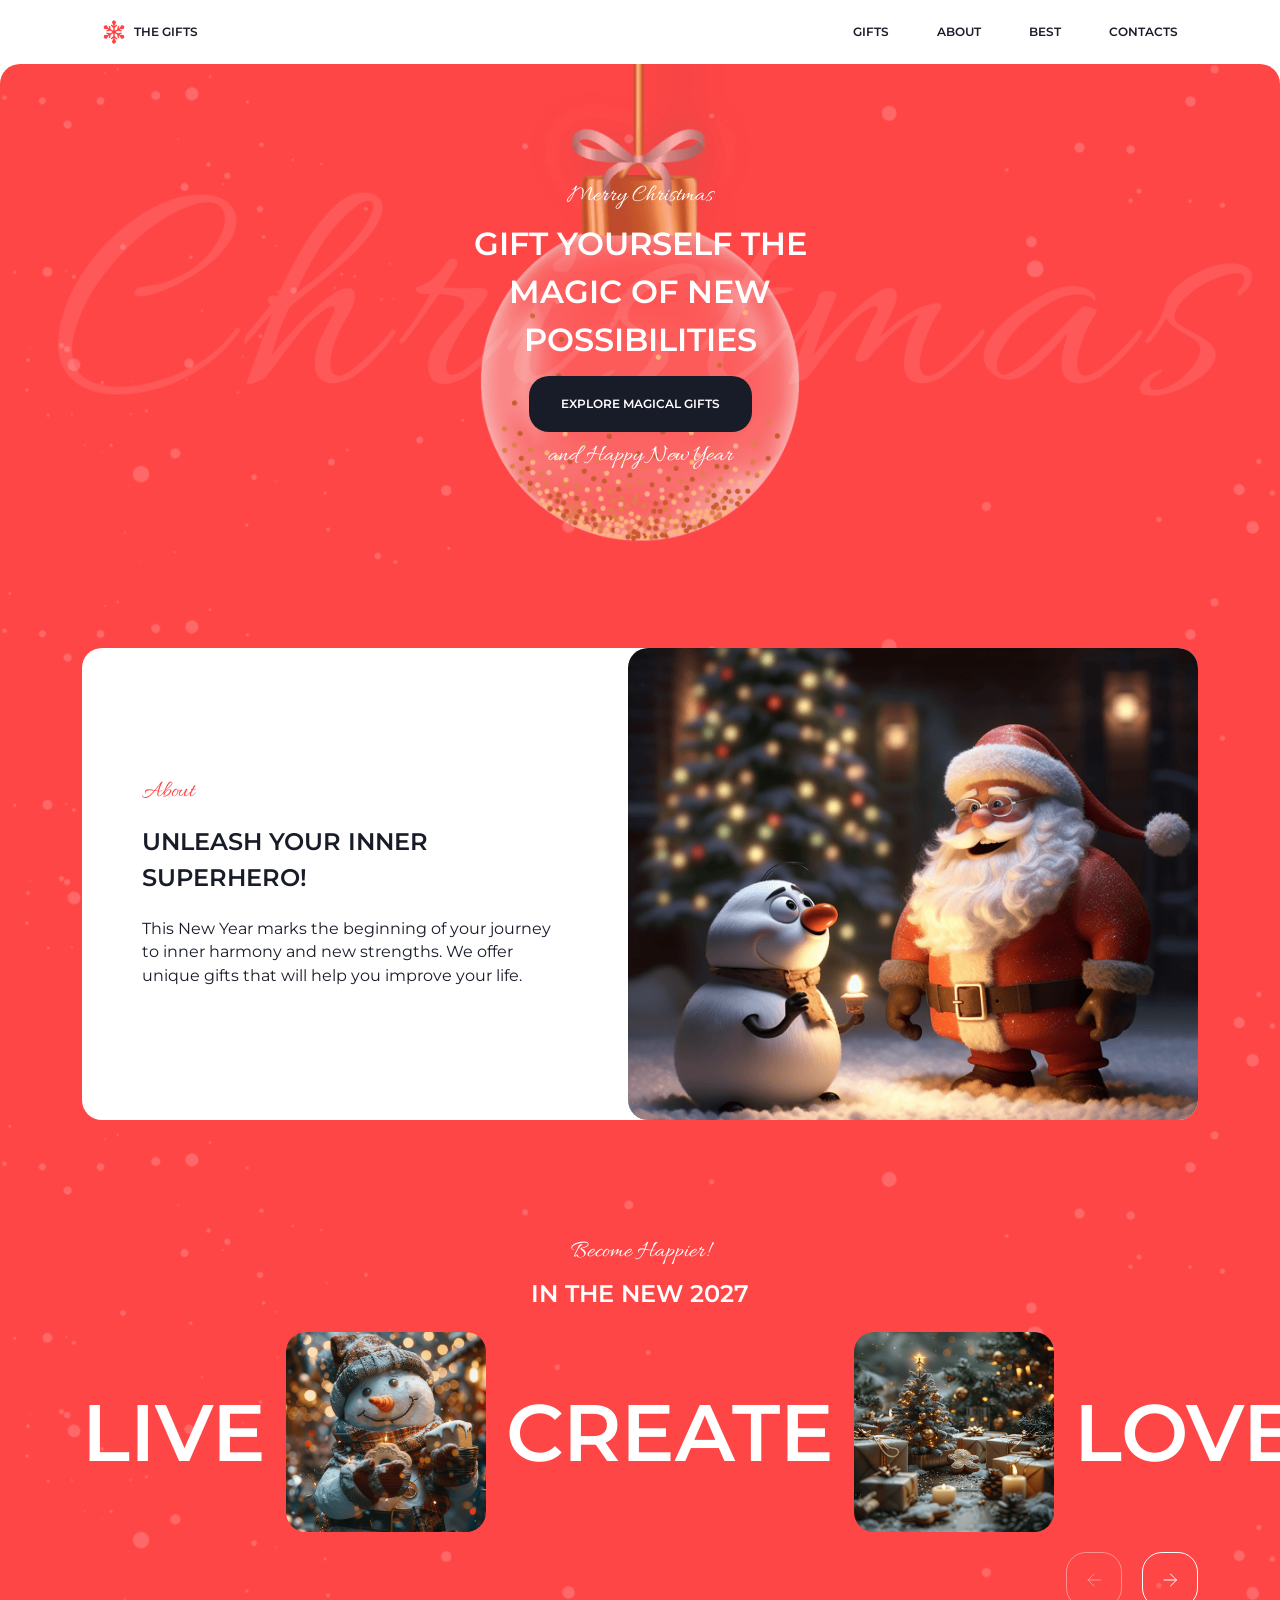
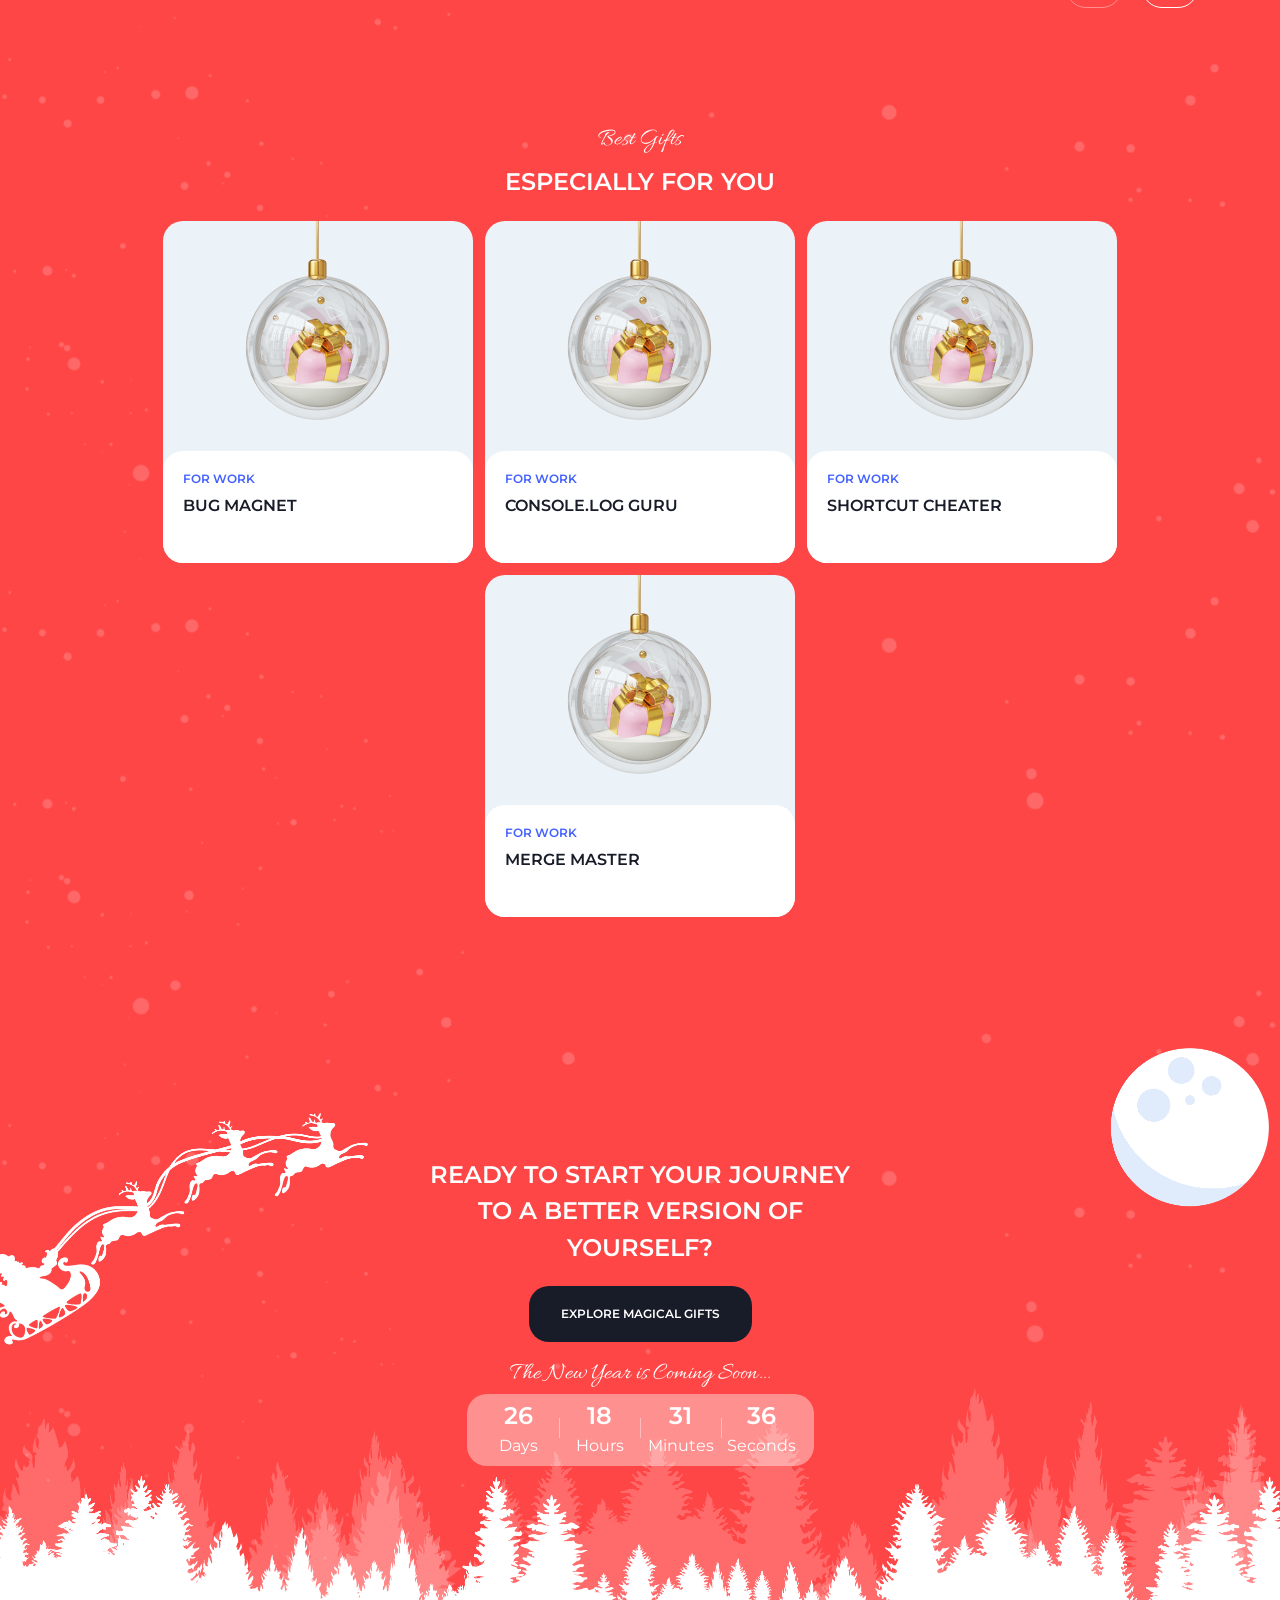
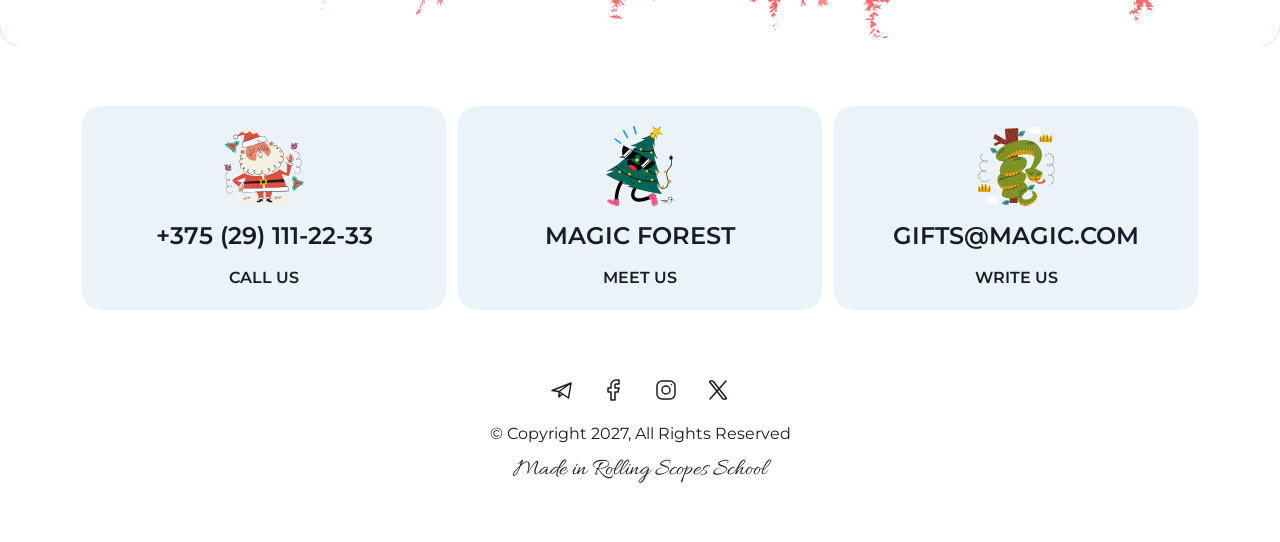
<file: index.html>
<!DOCTYPE html>
<html lang="en">

<head>
  <meta charset="UTF-8">
  <meta name="viewport" content="width=device-width, initial-scale=1.0">
  <meta name="description" content="This is the christmas shop">

  <link rel="icon" href="./images/Logo.svg" type="image/svg+xml" sizes="24x24">

  <link rel="stylesheet" href="./styles/main.css">

  <title>Christmas Shop</title>
</head>

<body class="page">

  <header class="site-header page-max-width">
    <a class="logo flex-center" href="./">
      <svg width="24" height="24" viewBox="0 0 24 24" fill="none" xmlns="http://www.w3.org/2000/svg">
        <path
          d="M18.2942 14.8224L17.4727 14.3481L19.674 13.7583L19.3102 12.4006L15.7512 13.3542L14.0725 12.385C14.0957 12.26 14.1084 12.1315 14.1084 12C14.1084 11.8684 14.0957 11.7398 14.0725 11.6149L15.7512 10.6457L19.3102 11.5994L19.674 10.2416L17.4727 9.65177L18.2942 9.17747L21.8194 8.96588L22.3385 6.03095L19.5373 5.01305L17.5914 7.96016L16.7699 8.43446L17.3598 6.23317L16.002 5.86939L15.0484 9.42842L13.3688 10.3982C13.1741 10.2315 12.949 10.0997 12.7028 10.0124V8.0742L15.3082 5.46879L14.3143 4.47488L12.7028 6.08633V5.13772L14.2773 1.98876L12 0L9.72272 1.98886L11.2972 5.13782V6.08642L9.68571 4.47497L8.69179 5.46889L11.2972 8.0743V10.0125C11.051 10.0998 10.8259 10.2316 10.6312 10.3983L8.95155 9.42852L7.99793 5.86949L6.6402 6.23326L7.23004 8.43456L6.40855 7.96025L4.46271 5.01314L1.6615 6.03104L2.18059 8.96597L5.70579 9.17757L6.52728 9.65187L4.32599 10.2417L4.68981 11.5994L8.24884 10.6458L9.92747 11.615C9.90433 11.74 9.89158 11.8685 9.89158 12C9.89158 12.1316 9.90428 12.2602 9.92747 12.3851L8.24884 13.3543L4.68981 12.4006L4.32599 13.7584L6.52728 14.3482L5.70579 14.8225L2.18059 15.034L1.6615 17.969L4.46276 18.9869L6.4086 16.0397L7.23014 15.5654L6.64029 17.7667L7.99803 18.1306L8.95165 14.5715L10.6313 13.6018C10.826 13.7684 11.0511 13.9003 11.2972 13.9875V15.9258L8.69189 18.5311L9.6858 19.525L11.2973 17.9135V18.8621L9.72282 22.0111L12.0001 24L14.2774 22.0111L12.7029 18.8621V17.9135L14.3144 19.525L15.3083 18.5311L12.703 15.9258V13.9875C12.9491 13.9003 13.1742 13.7684 13.3689 13.6018L15.0486 14.5715L16.0022 18.1306L17.3599 17.7667L16.7701 15.5654L17.5916 16.0397L19.5375 18.9869L22.3387 17.969L21.8196 15.034L18.2942 14.8224Z"
          fill="#FF4646" />
      </svg>
      <h2 class="action-small"> the gifts </h2>
    </a>

    <nav class="flex-center">
      <ul class="header-nav flex-center action-small">
        <li><a class="header-nav-item" href="./pages/gifts.html">gifts</a></li>
        <li><a class="header-nav-item" href="./about">about</a></li>
        <li><a class="header-nav-item" href="./best">best</a></li>
        <li><a class="header-nav-item" href="./contacts">contacts</a></li>
      </ul>
    </nav>

    <svg class="burger-icon" width="40" height="40" viewBox="0 0 40 40" fill="none" xmlns="http://www.w3.org/2000/svg">
      <path d="M10 16H30" stroke="#181C29" stroke-linecap="round" stroke-linejoin="round" />
      <path d="M10 24H30" stroke="#181C29" stroke-linecap="round" stroke-linejoin="round" />
    </svg>

    <div class="burger-wrapper burger-closed">
      <nav class="burger-menu action-large">
        <a class="burger-menu-item" href="./pages/gifts.html">gifts</a>
        <a class="burger-menu-item" href="./about">about</a>
        <a class="burger-menu-item" href="./best">best</a>
        <a class="burger-menu-item" href="./contacts">contacts</a>
      </nav>
    </div>
  </header>


  <main class="page-wrapper flex-center">
    <div class="page-max-width page-content-container">
      <section class="hero-section flex-center">
        <div class="section-container white">
          <div class="flex-column max-width-430 gap-12">
            <p class="caption">Merry Christmas</p>
            <h1>Gift yourself the magic of new possibilities</h1>
            <a href="./pages/gifts.html" class="gifts-button action-small">Explore Magical Gifts</a>
            <p class="caption">and Happy New Year</p>
          </div>
        </div>
      </section>

      <section class="about-section">
        <div class="section-container">
          <div class="content-container">
            <div class="content-container-text text-left">
              <p class="caption primary">About</p>
              <h2>Unleash your inner superhero!</h2>
              <p>
                This New Year marks the beginning of your journey
                to inner harmony and new strengths. We offer
                unique gifts that will help you improve your life.
              </p>
            </div>
            <div class="image-container">
              <img src="./images/santa.png" alt="Santa Claus Image">
            </div>
          </div>
        </div>
      </section>

      <section class="slider-section">
        <div class="section-container">
          <header class="section-header gap-12 white">
            <p class="caption">Become Happier!</p>
            <h2>in the new 2027</h2>
          </header>
          <div class="slider-container white">
            <div class="slider-element">
              <span class="slider-text">live</span>
              <div class="image-container">
                <img src="./images/slider/snowman.png" alt="Snowman">
              </div>
            </div>
            <div class="slider-element">
              <span class="slider-text">create</span>
              <div class="image-container">
                <img src="./images/slider/christmas-trees.png" alt="Christmas Trees">
              </div>
            </div>
            <div class="slider-element">
              <span class="slider-text">love</span>
              <div class="image-container">
                <img src="./images/slider/christmas-tree-ball.png" alt="Christmas Tree Ball">
              </div>
            </div>
            <div class="slider-element">
              <span class="slider-text">dream</span>
              <div class="image-container">
                <img src="./images/slider/fairytale-house.png" alt="Fairy Tale House">
              </div>
            </div>
          </div>

          <div class="slider-controls white">
            <button class="slider-button slider-prev non-active">
              <svg width="24" height="24" viewBox="0 0 24 24" fill="none" xmlns="http://www.w3.org/2000/svg">
                <path d="M18.5 12H6M12 18L6 12L12 6" stroke="white" stroke-linecap="round" stroke-linejoin="round" />
              </svg>
            </button>

            <button class="slider-button slider-next">
              <svg width="24" height="24" viewBox="0 0 24 24" fill="none" xmlns="http://www.w3.org/2000/svg">
                <path d="M6 12H18.5M12.5 18L18.5 12L12.5 6" stroke="white" stroke-linecap="round"
                  stroke-linejoin="round" />
              </svg>
            </button>
          </div>
        </div>
      </section>

      <section class="best-gifts-section">
        <div class="section-container">
          <header class="section-header gap-12 white">
            <p class="caption">Best Gifts</p>
            <h2>especially for you</h2>
          </header>

          <div class="card-container gap-12 text-left">
          </div>
        </div>
      </section>

      <section class="cta-section flex-center">
        <div class="section-container white">
          <div class="flex-column max-width-430 gap-20">
            <h2>Ready to start your journey to a better version of yourself?</h2>
            <a href="./pages/gifts" class="gifts-button action-small">Explore Magical Gifts</a>

            <div class="timer-container">
              <p class="caption">The New Year is Coming Soon...</p>

              <time class="timer" datetime="47d 5h 34m 12s">
                <div class="timer-element">
                  <div class="timer-text">
                    <h2>47</h2>
                    <p class="heading-4">Days</p>
                  </div>
                </div>

                <div class="timer-element">
                  <div class="timer-text">
                    <h2>5</h2>
                    <p class="heading-4">Hours</p>
                  </div>
                </div>

                <div class="timer-element">
                  <div class="timer-text">
                    <h2>34</h2>
                    <p class="heading-4">Minutes</p>
                  </div>
                </div>

                <div class="timer-element">
                  <div class="timer-text">
                    <h2>12</h2>
                    <p class="heading-4">Seconds</p>
                  </div>
                </div>
              </time>
            </div>
          </div>
        </div>
      </section>
    </div>
  </main>

  <footer class="site-footer page-max-width">
    <div class="section-container">
      <nav class="nav-container">
        <ul class="footer-nav gap-12">
          <li class="nav-item-container">
            <a class="nav-item" href="tel:+375291112233">
              <div class="image-container">
                <img src="./images/footer_icons/santa-claus.svg" alt="Santa icon">
              </div>

              <p class="action-large text-hover">+375 (29) 111-22-33</p>
              <h3 class="text-hover">Call Us</h3>
            </a>
          </li>

          <li class="nav-item-container">
            <a class="nav-item" href="https://maps.app.goo.gl/f4bbJm4NXirY9v3dA">
              <div class="image-container">
                <img src="./images/footer_icons/christmas-tree.svg" alt="Christmas tree icon">
              </div>

              <p class="action-large text-hover">Magic forest</p>
              <h3 class="text-hover">Meet Us</h3>
            </a>
          </li>

          <li class="nav-item-container">
            <a class="nav-item" href="mailto:gifts@magic.com">
              <div class="image-container">
                <img src="./images/footer_icons/snake.svg" alt="Snake icon">
              </div>

              <p class="action-large text-hover">gifts@magic.com</p>
              <h3 class="text-hover">Write Us</h3>
            </a>
          </li>
        </ul>
      </nav>

      <div class="footer-container gap-12">
        <address>
          <ul class="social-media flex-center gap-12">
            <li>
              <a class="social-media-item" href="https://telegram.org">
                <svg width="24" height="24" viewBox="0 0 24 24" fill="none" xmlns="http://www.w3.org/2000/svg">
                  <path d="M9 13.5L18.5 20L21 5L2 12.5L9 13.5ZM21 5L9 13.5M9 13.5V19L12.2488 15.7229" stroke="#181C29"
                    stroke-width="1.5" stroke-linecap="round" stroke-linejoin="round" />
                </svg>
              </a>
            </li>

            <li>
              <a class="social-media-item" href="https://facebook.com">
                <svg width="24" height="24" viewBox="0 0 24 24" fill="none" xmlns="http://www.w3.org/2000/svg">
                  <path
                    d="M17 2H14C12.6739 2 11.4021 2.52678 10.4645 3.46447C9.52678 4.40215 9 5.67392 9 7V10H6V14H9V22H13V14H16L17 10H13V7C13 6.73478 13.1054 6.48043 13.2929 6.29289C13.4804 6.10536 13.7348 6 14 6H17V2Z"
                    stroke="#181C29" stroke-width="1.5" stroke-linecap="round" stroke-linejoin="round" />
                </svg>
              </a>
            </li>

            <li>
              <a class="social-media-item" href="https://instagram.com">
                <svg width="24" height="24" viewBox="0 0 24 24" fill="none" xmlns="http://www.w3.org/2000/svg">
                  <path
                    d="M12 16C14.2091 16 16 14.2091 16 12C16 9.79086 14.2091 8 12 8C9.79086 8 8 9.79086 8 12C8 14.2091 9.79086 16 12 16Z"
                    stroke="#181C29" stroke-width="1.5" stroke-linecap="round" stroke-linejoin="round" />
                  <path
                    d="M3 16V8C3 5.23858 5.23858 3 8 3H16C18.7614 3 21 5.23858 21 8V16C21 18.7614 18.7614 21 16 21H8C5.23858 21 3 18.7614 3 16Z"
                    stroke="#181C29" stroke-width="1.5" />
                  <path d="M17.5 6.51L17.51 6.49889" stroke="#181C29" stroke-width="1.5" stroke-linecap="round"
                    stroke-linejoin="round" />
                </svg>
              </a>
            </li>

            <li>
              <a class="social-media-item" href="https://x.com">
                <svg width="24" height="24" viewBox="0 0 24 24" fill="none" xmlns="http://www.w3.org/2000/svg">
                  <path
                    d="M16.8198 20.7684L3.75317 3.96836C3.44664 3.57425 3.72749 3 4.22678 3H6.70655C6.8917 3 7.06649 3.08548 7.18016 3.23164L20.2468 20.0316C20.5534 20.4258 20.2725 21 19.7732 21H17.2935C17.1083 21 16.9335 20.9145 16.8198 20.7684Z"
                    stroke="#181C29" stroke-width="1.5" />
                  <path d="M20 3L4 21" stroke="#181C29" stroke-width="1.5" stroke-linecap="round" />
                </svg>
              </a>
            </li>
          </ul>
        </address>

        <p>© Copyright 2027, All Rights Reserved</p>
        <a class="caption school-link" href="https://rs.school/courses">Made in Rolling Scopes School</a>
      </div>
    </div>
  </footer>

  <dialog class="card-modal" data-card-type="">
    <svg class="modal-close" width="40" height="40" viewBox="0 0 40 40" fill="none" xmlns="http://www.w3.org/2000/svg">
      <path d="M30 10L10 30" stroke="#181C29" stroke-width="2" stroke-linecap="round" stroke-linejoin="round" />
      <path d="M10 10L30 30" stroke="#181C29" stroke-width="2" stroke-linecap="round" stroke-linejoin="round" />
    </svg>

    <div class="image-container">
    </div>

    <div class="modal-text-wrapper">
    </div>
  </dialog>

  <button class="top-button top-button-hidden">
    <svg width="24" height="24" viewBox="0 0 24 24" fill="none" xmlns="http://www.w3.org/2000/svg">
      <path d="M12 5V19" stroke="#FF4646" stroke-linecap="round" stroke-linejoin="round" />
      <path d="M18 11L12 5" stroke="#FF4646" stroke-linecap="round" stroke-linejoin="round" />
      <path d="M6 11L12 5" stroke="#FF4646" stroke-linecap="round" stroke-linejoin="round" />
    </svg>
  </button>

  <script type="module" src="./JS/globalVars.js"></script>
  <script src="./JS/burger.js"></script>
  <script src="./JS/Slider.js"></script>
  <script type="module" src="./JS/giftCardCreator.js"></script>
  <script src="./JS/timer.js"></script>
  <script type="module" src="./JS/giftModal.js"></script>
  <script src="./JS/scrollToTop.js"></script>
</body>

</html>
</file>
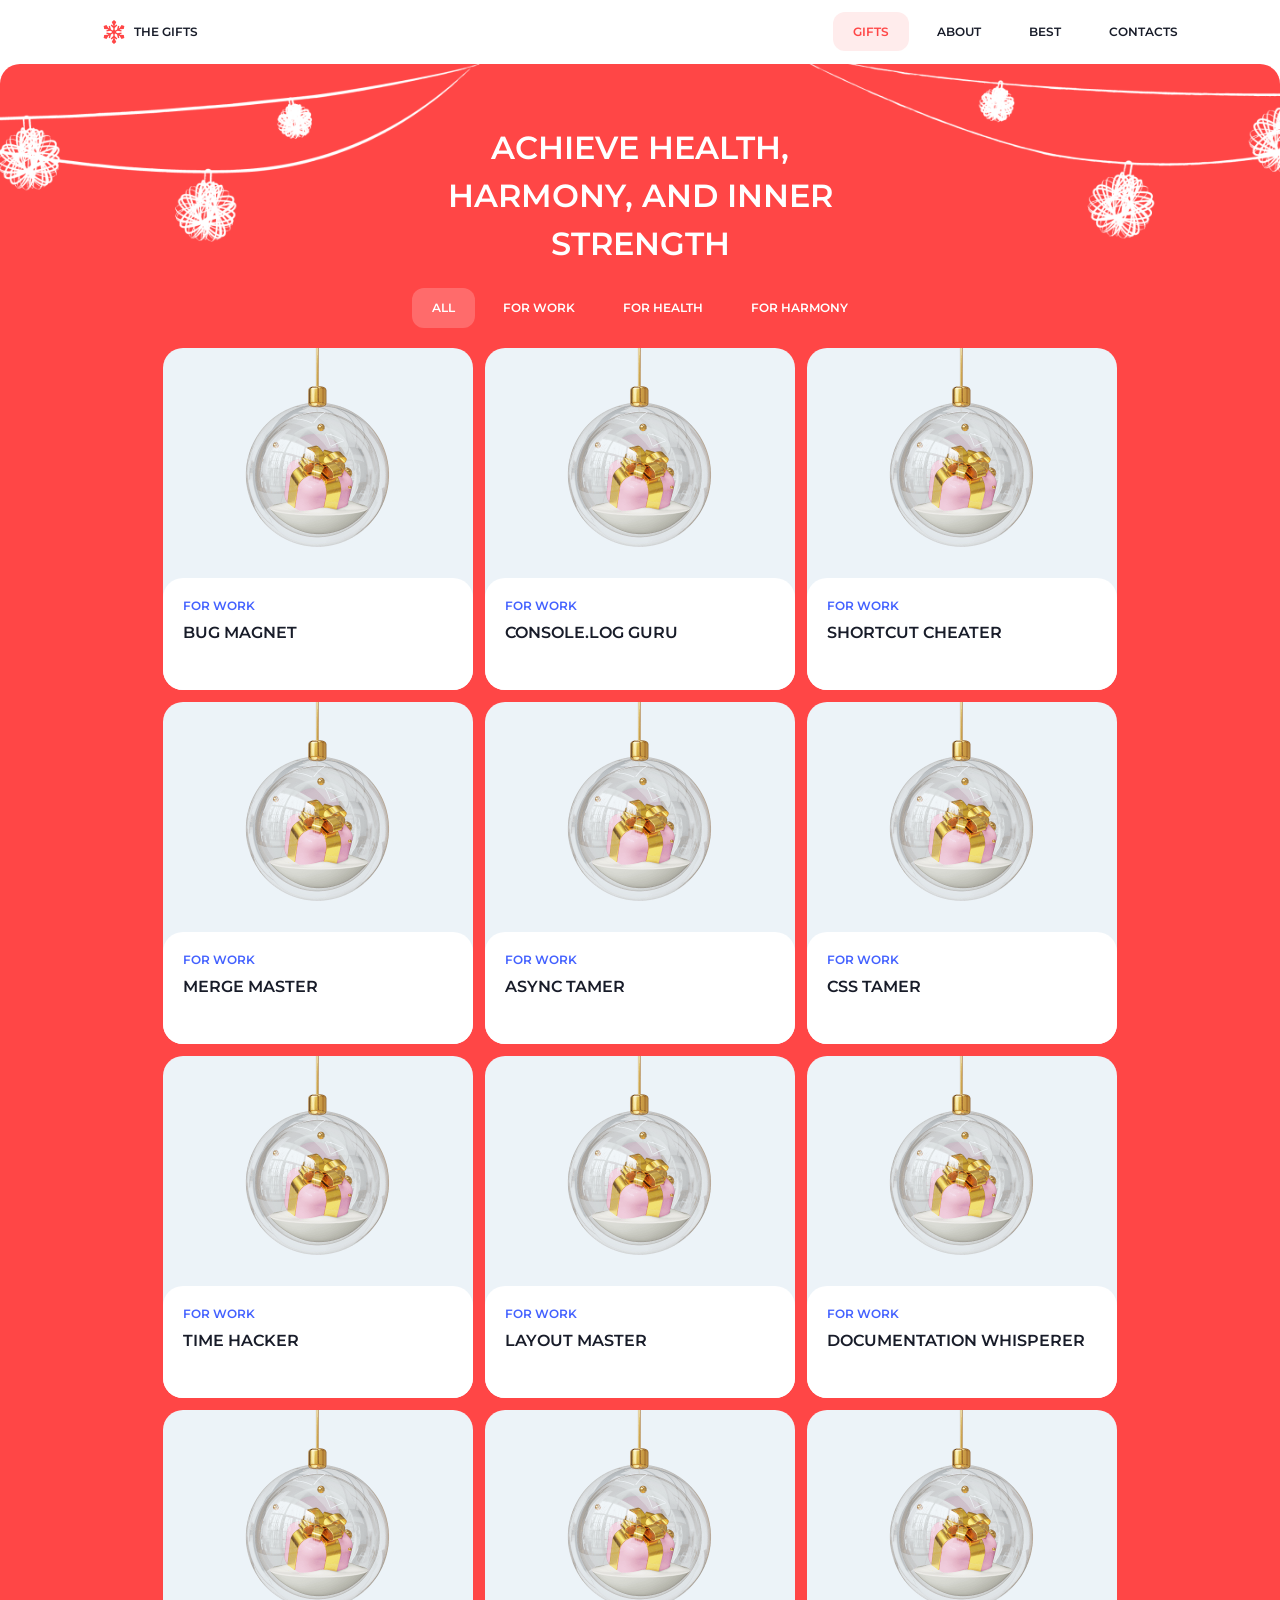
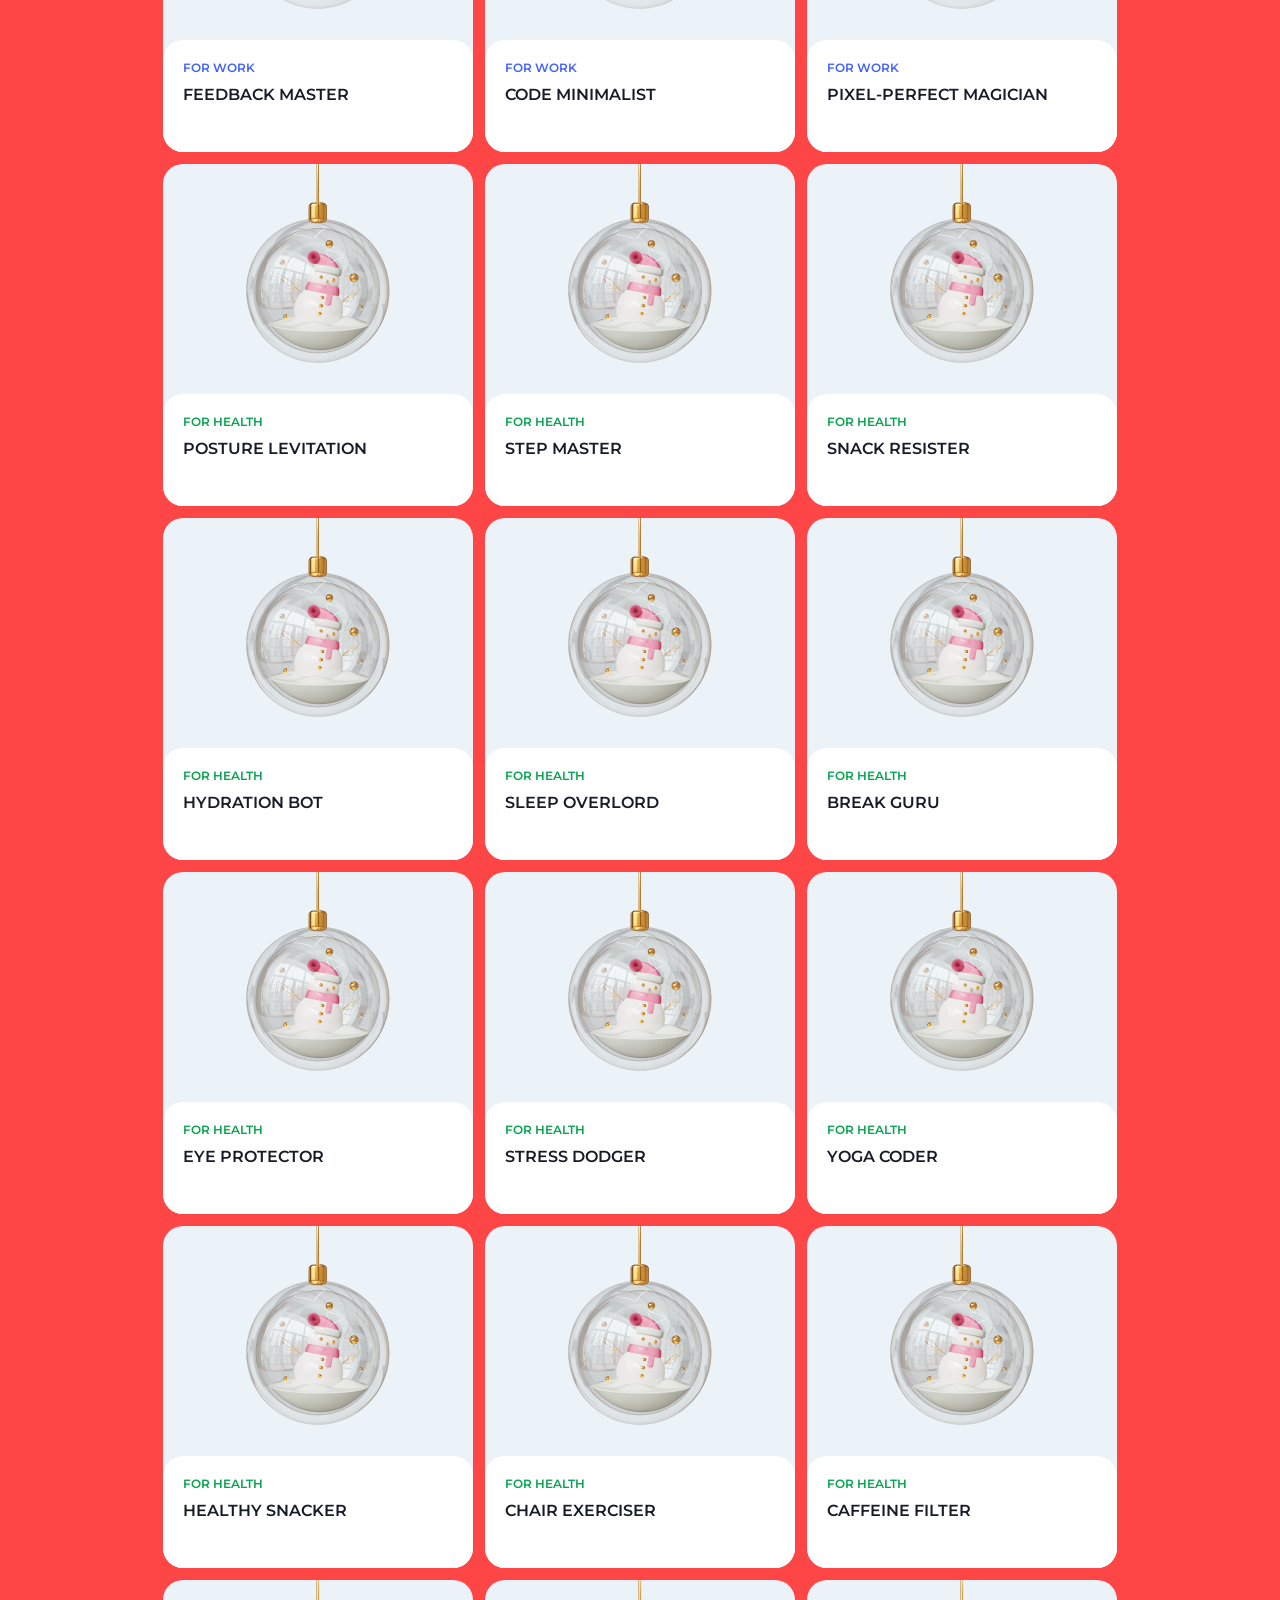
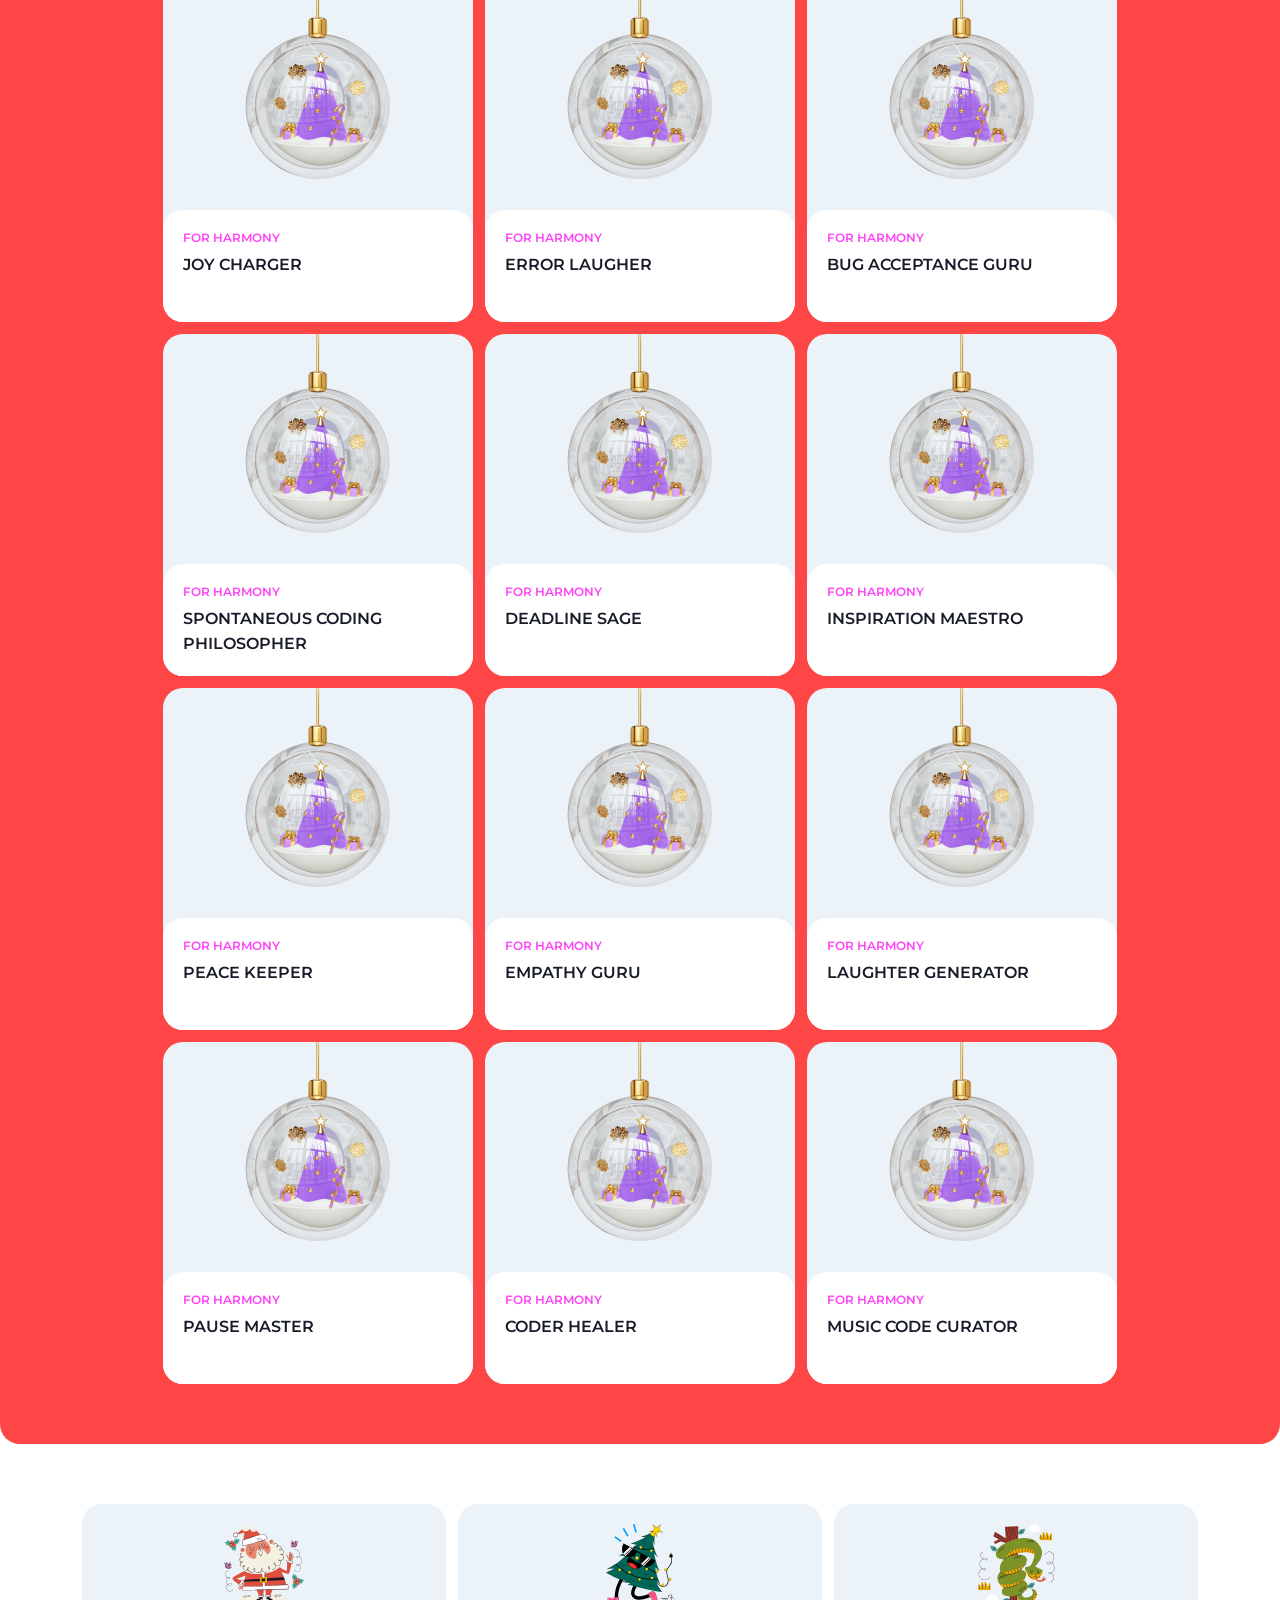
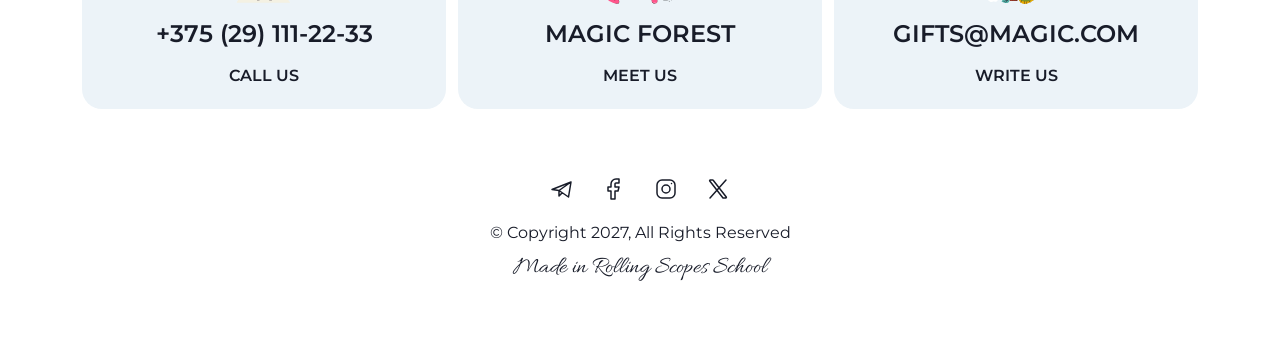
<file: pages/gifts.html>
<!DOCTYPE html>
<html lang="en">

<head>
  <meta charset="UTF-8">
  <meta name="viewport" content="width=device-width, initial-scale=1.0">
  <meta name="description" content="Best gifts in the best christmas shop">

  <link rel="icon" href="../images/Logo.svg" type="image/svg+xml" sizes="24x24">

  <link rel="stylesheet" href="../styles/main.css">

  <title>Gifts</title>
</head>

<body class="page">

  <header class="site-header page-max-width">
    <a class="logo flex-center" href="../">
      <svg width="24" height="24" viewBox="0 0 24 24" fill="none" xmlns="http://www.w3.org/2000/svg">
        <path
          d="M18.2942 14.8224L17.4727 14.3481L19.674 13.7583L19.3102 12.4006L15.7512 13.3542L14.0725 12.385C14.0957 12.26 14.1084 12.1315 14.1084 12C14.1084 11.8684 14.0957 11.7398 14.0725 11.6149L15.7512 10.6457L19.3102 11.5994L19.674 10.2416L17.4727 9.65177L18.2942 9.17747L21.8194 8.96588L22.3385 6.03095L19.5373 5.01305L17.5914 7.96016L16.7699 8.43446L17.3598 6.23317L16.002 5.86939L15.0484 9.42842L13.3688 10.3982C13.1741 10.2315 12.949 10.0997 12.7028 10.0124V8.0742L15.3082 5.46879L14.3143 4.47488L12.7028 6.08633V5.13772L14.2773 1.98876L12 0L9.72272 1.98886L11.2972 5.13782V6.08642L9.68571 4.47497L8.69179 5.46889L11.2972 8.0743V10.0125C11.051 10.0998 10.8259 10.2316 10.6312 10.3983L8.95155 9.42852L7.99793 5.86949L6.6402 6.23326L7.23004 8.43456L6.40855 7.96025L4.46271 5.01314L1.6615 6.03104L2.18059 8.96597L5.70579 9.17757L6.52728 9.65187L4.32599 10.2417L4.68981 11.5994L8.24884 10.6458L9.92747 11.615C9.90433 11.74 9.89158 11.8685 9.89158 12C9.89158 12.1316 9.90428 12.2602 9.92747 12.3851L8.24884 13.3543L4.68981 12.4006L4.32599 13.7584L6.52728 14.3482L5.70579 14.8225L2.18059 15.034L1.6615 17.969L4.46276 18.9869L6.4086 16.0397L7.23014 15.5654L6.64029 17.7667L7.99803 18.1306L8.95165 14.5715L10.6313 13.6018C10.826 13.7684 11.0511 13.9003 11.2972 13.9875V15.9258L8.69189 18.5311L9.6858 19.525L11.2973 17.9135V18.8621L9.72282 22.0111L12.0001 24L14.2774 22.0111L12.7029 18.8621V17.9135L14.3144 19.525L15.3083 18.5311L12.703 15.9258V13.9875C12.9491 13.9003 13.1742 13.7684 13.3689 13.6018L15.0486 14.5715L16.0022 18.1306L17.3599 17.7667L16.7701 15.5654L17.5916 16.0397L19.5375 18.9869L22.3387 17.969L21.8196 15.034L18.2942 14.8224Z"
          fill="#FF4646" />
      </svg>
      <h2 class="action-small"> the gifts </h2>
    </a>

    <nav class="flex-center">
      <ul class="header-nav flex-center action-small">
        <li><a class="header-nav-item current" href="../pages/gifts.html">gifts</a></li>
        <li><a class="header-nav-item" href="../about">about</a></li>
        <li><a class="header-nav-item" href="../best">best</a></li>
        <li><a class="header-nav-item" href="../contacts">contacts</a></li>
      </ul>
    </nav>

    <svg class="burger-icon" width="40" height="40" viewBox="0 0 40 40" fill="none" xmlns="http://www.w3.org/2000/svg">
      <path d="M10 16H30" stroke="#181C29" stroke-linecap="round" stroke-linejoin="round" />
      <path d="M10 24H30" stroke="#181C29" stroke-linecap="round" stroke-linejoin="round" />
    </svg>

    <div class="burger-wrapper burger-closed">
      <nav class="burger-menu action-large">
        <a class="burger-menu-item" href="../pages/gifts.html">gifts</a>
        <a class="burger-menu-item" href="../about">about</a>
        <a class="burger-menu-item" href="../best">best</a>
        <a class="burger-menu-item" href="../contacts">contacts</a>
      </nav>
    </div>
  </header>

  <main class="page-wrapper garland flex-center">
    <div class="page-max-width">
      <section class="gifts-section">
        <div class="section-container">
          <header class="max-width-430">
            <h1 class="solo-white">Achieve health, harmony, and inner strength</h1>
          </header>

          <ul class="filter white">
            <li><button class="filter-button action-small current-filter" data-filter="all">All</button></li>
            <li><button class="filter-button action-small" data-filter="work">For work</button></li>
            <li><button class="filter-button action-small" data-filter="health">For health</button></li>
            <li><button class="filter-button action-small" data-filter="harmony">For harmony</button></li>
          </ul>

          <div class="card-container gap-12 text-left">
          </div>
        </div>
      </section>
    </div>
  </main>

  <footer class="site-footer page-max-width">
    <div class="section-container">
      <nav class="nav-container">
        <ul class="footer-nav gap-12">
          <li class="nav-item-container">
            <a class="nav-item" href="tel:+375291112233">
              <div class="image-container">
                <img src="../images/footer_icons/santa-claus.svg" alt="Santa icon">
              </div>

              <p class="action-large text-hover">+375 (29) 111-22-33</p>
              <h3 class="text-hover">Call Us</h3>
            </a>
          </li>

          <li class="nav-item-container">
            <a class="nav-item" href="https://maps.app.goo.gl/f4bbJm4NXirY9v3dA">
              <div class="image-container">
                <img src="../images/footer_icons/christmas-tree.svg" alt="Christmas tree icon">
              </div>

              <p class="action-large text-hover">Magic forest</p>
              <h3 class="text-hover">Meet Us</h3>
            </a>
          </li>

          <li class="nav-item-container">
            <a class="nav-item" href="mailto:gifts@magic.com">
              <div class="image-container">
                <img src="../images/footer_icons/snake.svg" alt="Snake icon">
              </div>

              <p class="action-large text-hover">gifts@magic.com</p>
              <h3 class="text-hover">Write Us</h3>
            </a>
          </li>
        </ul>
      </nav>

      <div class="footer-container gap-12">
        <address>
          <ul class="social-media flex-center gap-12">
            <li>
              <a class="social-media-item" href="https://telegram.org">
                <svg width="24" height="24" viewBox="0 0 24 24" fill="none" xmlns="http://www.w3.org/2000/svg">
                  <path d="M9 13.5L18.5 20L21 5L2 12.5L9 13.5ZM21 5L9 13.5M9 13.5V19L12.2488 15.7229" stroke="#181C29"
                    stroke-width="1.5" stroke-linecap="round" stroke-linejoin="round" />
                </svg>
              </a>
            </li>

            <li>
              <a class="social-media-item" href="https://facebook.com">
                <svg width="24" height="24" viewBox="0 0 24 24" fill="none" xmlns="http://www.w3.org/2000/svg">
                  <path
                    d="M17 2H14C12.6739 2 11.4021 2.52678 10.4645 3.46447C9.52678 4.40215 9 5.67392 9 7V10H6V14H9V22H13V14H16L17 10H13V7C13 6.73478 13.1054 6.48043 13.2929 6.29289C13.4804 6.10536 13.7348 6 14 6H17V2Z"
                    stroke="#181C29" stroke-width="1.5" stroke-linecap="round" stroke-linejoin="round" />
                </svg>
              </a>
            </li>

            <li>
              <a class="social-media-item" href="https://instagram.com">
                <svg width="24" height="24" viewBox="0 0 24 24" fill="none" xmlns="http://www.w3.org/2000/svg">
                  <path
                    d="M12 16C14.2091 16 16 14.2091 16 12C16 9.79086 14.2091 8 12 8C9.79086 8 8 9.79086 8 12C8 14.2091 9.79086 16 12 16Z"
                    stroke="#181C29" stroke-width="1.5" stroke-linecap="round" stroke-linejoin="round" />
                  <path
                    d="M3 16V8C3 5.23858 5.23858 3 8 3H16C18.7614 3 21 5.23858 21 8V16C21 18.7614 18.7614 21 16 21H8C5.23858 21 3 18.7614 3 16Z"
                    stroke="#181C29" stroke-width="1.5" />
                  <path d="M17.5 6.51L17.51 6.49889" stroke="#181C29" stroke-width="1.5" stroke-linecap="round"
                    stroke-linejoin="round" />
                </svg>
              </a>
            </li>

            <li>
              <a class="social-media-item" href="https://x.com">
                <svg width="24" height="24" viewBox="0 0 24 24" fill="none" xmlns="http://www.w3.org/2000/svg">
                  <path
                    d="M16.8198 20.7684L3.75317 3.96836C3.44664 3.57425 3.72749 3 4.22678 3H6.70655C6.8917 3 7.06649 3.08548 7.18016 3.23164L20.2468 20.0316C20.5534 20.4258 20.2725 21 19.7732 21H17.2935C17.1083 21 16.9335 20.9145 16.8198 20.7684Z"
                    stroke="#181C29" stroke-width="1.5" />
                  <path d="M20 3L4 21" stroke="#181C29" stroke-width="1.5" stroke-linecap="round" />
                </svg>
              </a>
            </li>
          </ul>
        </address>

        <p>© Copyright 2027, All Rights Reserved</p>
        <a class="caption school-link" href="https://rs.school/courses">Made in Rolling Scopes School</a>
      </div>
    </div>
  </footer>

  <dialog class="card-modal" data-card-type="">
    <svg class="modal-close" width="40" height="40" viewBox="0 0 40 40" fill="none" xmlns="http://www.w3.org/2000/svg">
      <path d="M30 10L10 30" stroke="#181C29" stroke-width="2" stroke-linecap="round" stroke-linejoin="round" />
      <path d="M10 10L30 30" stroke="#181C29" stroke-width="2" stroke-linecap="round" stroke-linejoin="round" />
    </svg>

    <div class="image-container">
    </div>

    <div class="modal-text-wrapper">
    </div>
  </dialog>

  <button class="top-button top-button-hidden">
    <svg width="24" height="24" viewBox="0 0 24 24" fill="none" xmlns="http://www.w3.org/2000/svg">
      <path d="M12 5V19" stroke="#FF4646" stroke-linecap="round" stroke-linejoin="round" />
      <path d="M18 11L12 5" stroke="#FF4646" stroke-linecap="round" stroke-linejoin="round" />
      <path d="M6 11L12 5" stroke="#FF4646" stroke-linecap="round" stroke-linejoin="round" />
    </svg>
  </button>

  <script type="module" src="../JS/globalVars.js"></script>
  <script src="../JS/burger.js"></script>
  <script type="module" src="../JS/giftCardCreator.js"></script>
  <script type="module" src="../JS/giftsCardFilter.js"></script>
  <script type="module" src="../JS/giftModal.js"></script>
  <script src="../JS/scrollToTop.js"></script>
</body>

</html>
</file>
<file: styles/main.css>
@import url("./fonts.css");
@import url("./style.css");
@import url("./gifts-page.css");
@import url("./burger-menu.css");
@import url("./hover-animations.css");
@import url("./card-modal.css");
@import url("./media-queries.css");
</file>
